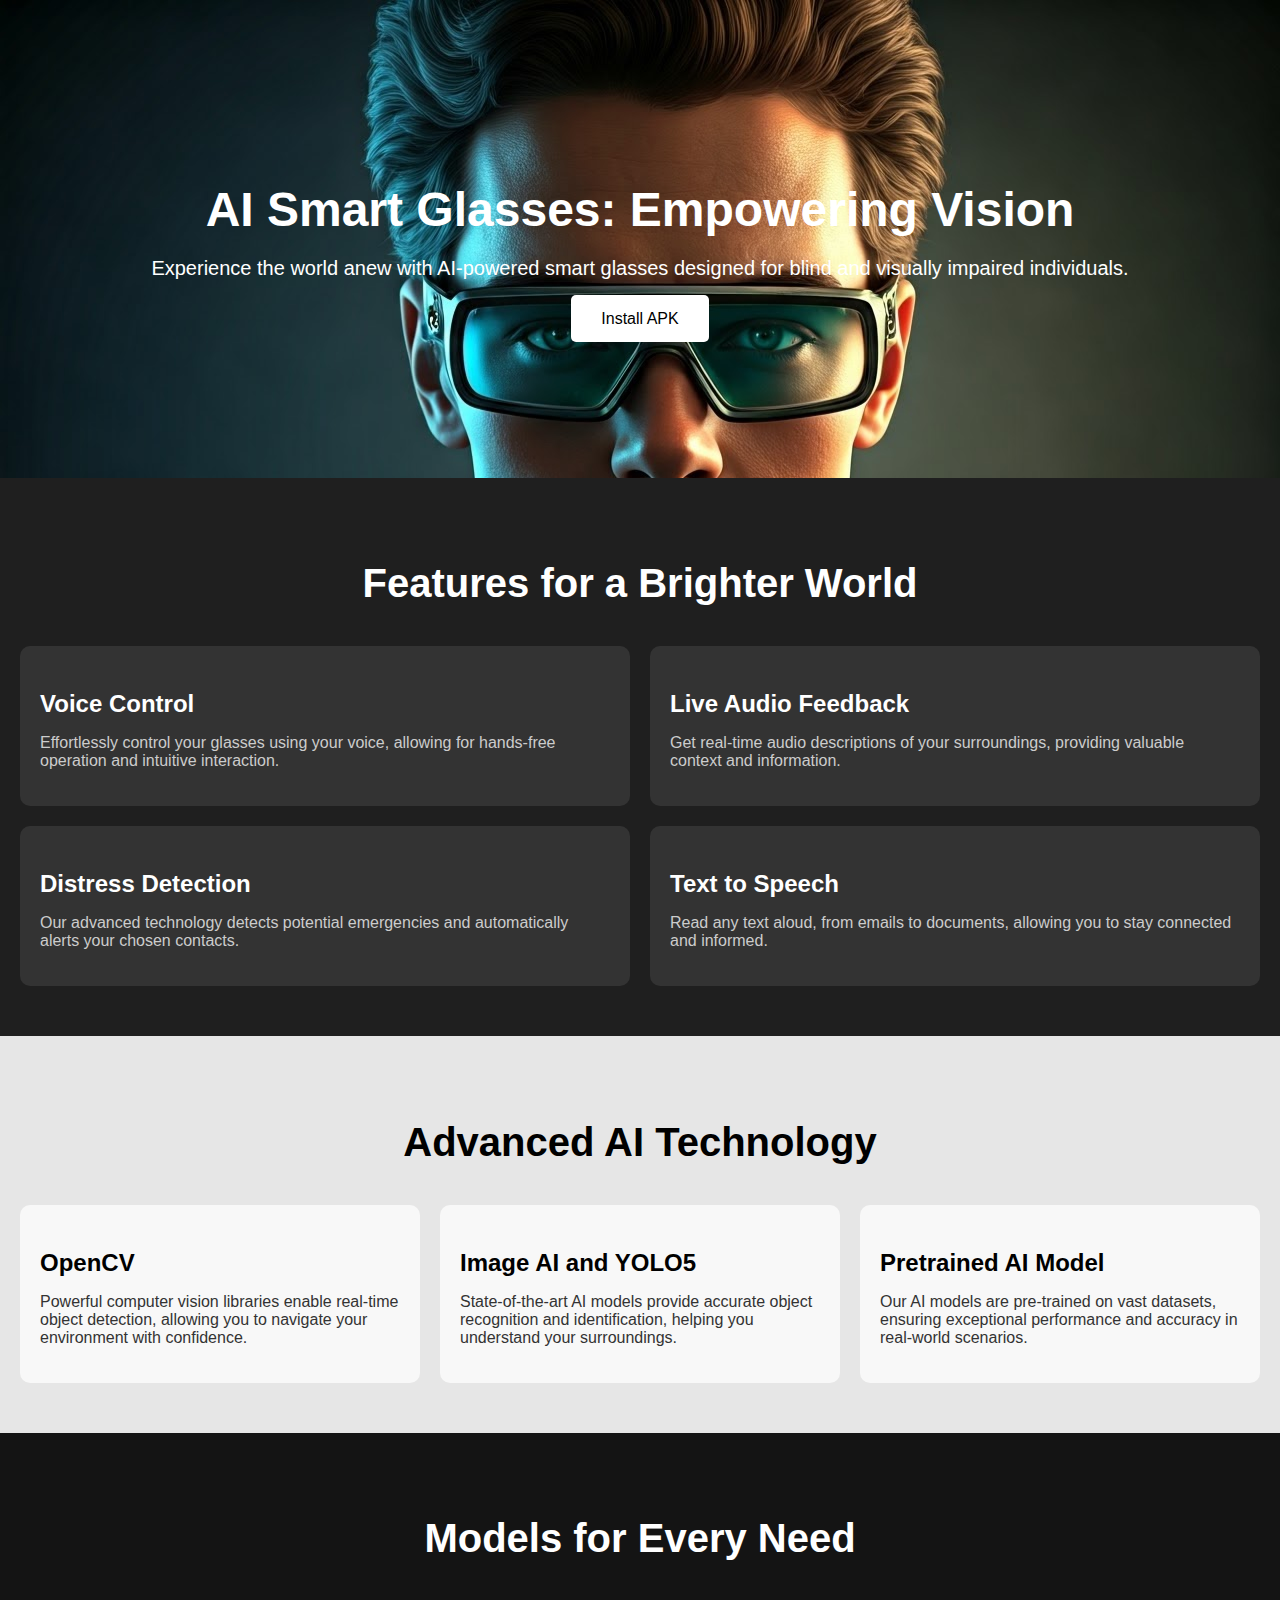
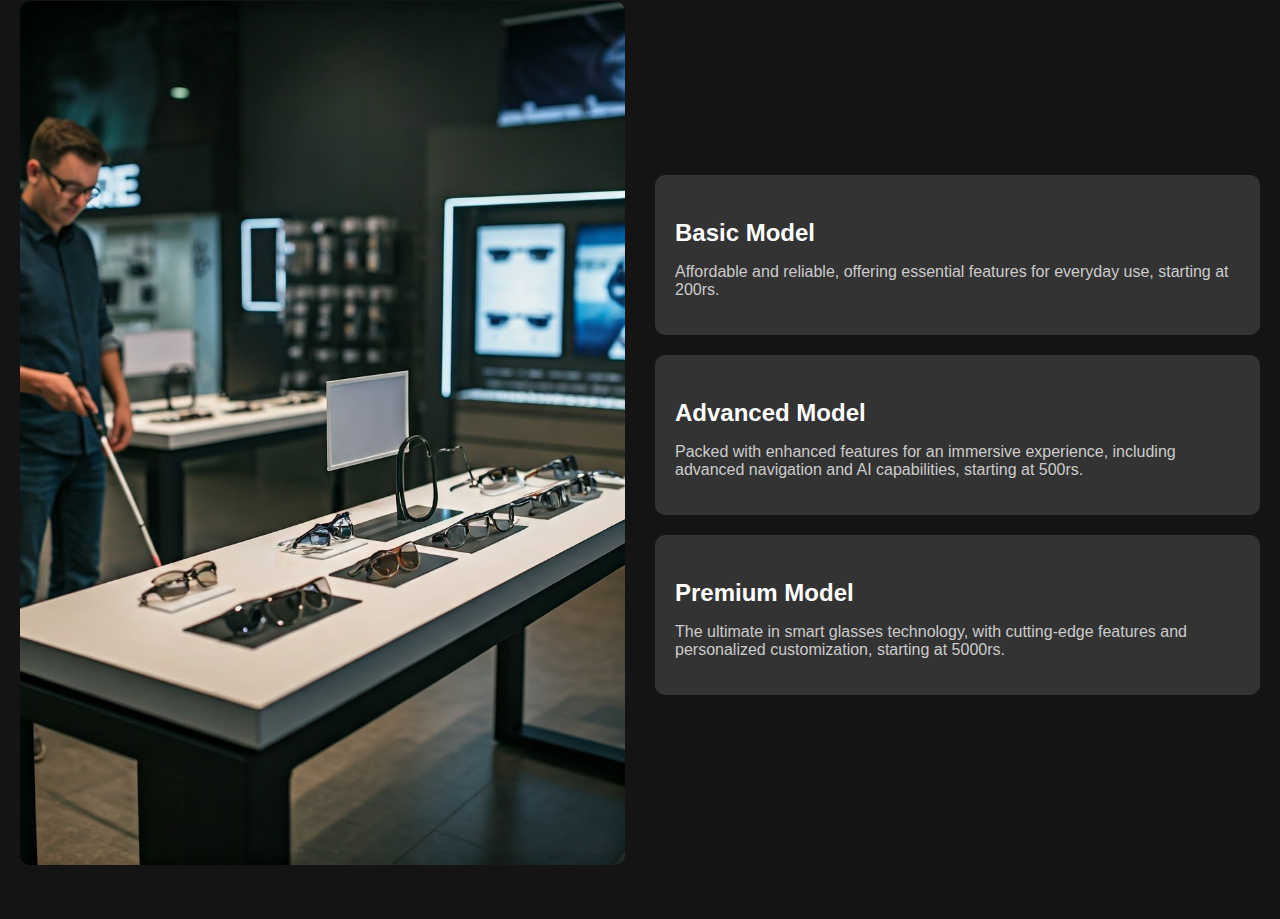
<file: index.html>
<!DOCTYPE html>
<html lang="en">
<head>
    <meta charset="UTF-8">
    <meta name="viewport" content="width=device-width, initial-scale=1.0">
    <title>AI Smart Glasses</title>
    <link rel="stylesheet" href="style.css">
</head>
<body>
    <!-- Hero Section -->
    <header class="hero-section">
        <div class="hero-content">
            <h1>AI Smart Glasses: Empowering Vision</h1>
            <p>Experience the world anew with AI-powered smart glasses designed for blind and visually impaired individuals.</p>
            <a href="google-cardboard-template.pdf" download class="btn-primary">Install APK</a>
        </div>
    </header>

    <!-- Features Section -->
    <section class="features">
        <h2>Features for a Brighter World</h2>
        <div class="features-grid">
            <div class="feature-box">
                <h3>Voice Control</h3>
                <p>Effortlessly control your glasses using your voice, allowing for hands-free operation and intuitive interaction.</p>
            </div>
            <div class="feature-box">
                <h3>Live Audio Feedback</h3>
                <p>Get real-time audio descriptions of your surroundings, providing valuable context and information.</p>
            </div>
            <div class="feature-box">
                <h3>Distress Detection</h3>
                <p>Our advanced technology detects potential emergencies and automatically alerts your chosen contacts.</p>
            </div>
            <div class="feature-box">
                <h3>Text to Speech</h3>
                <p>Read any text aloud, from emails to documents, allowing you to stay connected and informed.</p>
            </div>
        </div>
    </section>

    <!-- Advanced AI Technology Section -->
    <section class="ai-technology">
        <h2>Advanced AI Technology</h2>
        <div class="ai-grid">
            <div class="ai-feature">
                <h3>OpenCV</h3>
                <p>Powerful computer vision libraries enable real-time object detection, allowing you to navigate your environment with confidence.</p>
            </div>
            <div class="ai-feature">
                <h3>Image AI and YOLO5</h3>
                <p>State-of-the-art AI models provide accurate object recognition and identification, helping you understand your surroundings.</p>
            </div>
            <div class="ai-feature">
                <h3>Pretrained AI Model</h3>
                <p>Our AI models are pre-trained on vast datasets, ensuring exceptional performance and accuracy in real-world scenarios.</p>
            </div>
        </div>
    </section>

    <!-- Models for Every Need Section -->
    <section class="models">
        <h2>Models for Every Need</h2>
        <div class="models-container">
            <div class="model-image">
                <img src="2.png" alt="Smart Glasses Display">
            </div>
            <div class="model-info">
                <div class="model-box">
                    <h3>Basic Model</h3>
                    <p>Affordable and reliable, offering essential features for everyday use, starting at 200rs.</p>
                </div>
                <div class="model-box">
                    <h3>Advanced Model</h3>
                    <p>Packed with enhanced features for an immersive experience, including advanced navigation and AI capabilities, starting at 500rs.</p>
                </div>
                <div class="model-box">
                    <h3>Premium Model</h3>
                    <p>The ultimate in smart glasses technology, with cutting-edge features and personalized customization, starting at 5000rs.</p>
                </div>
            </div>
        </div>
    </section>
</body>
</html>
</file>
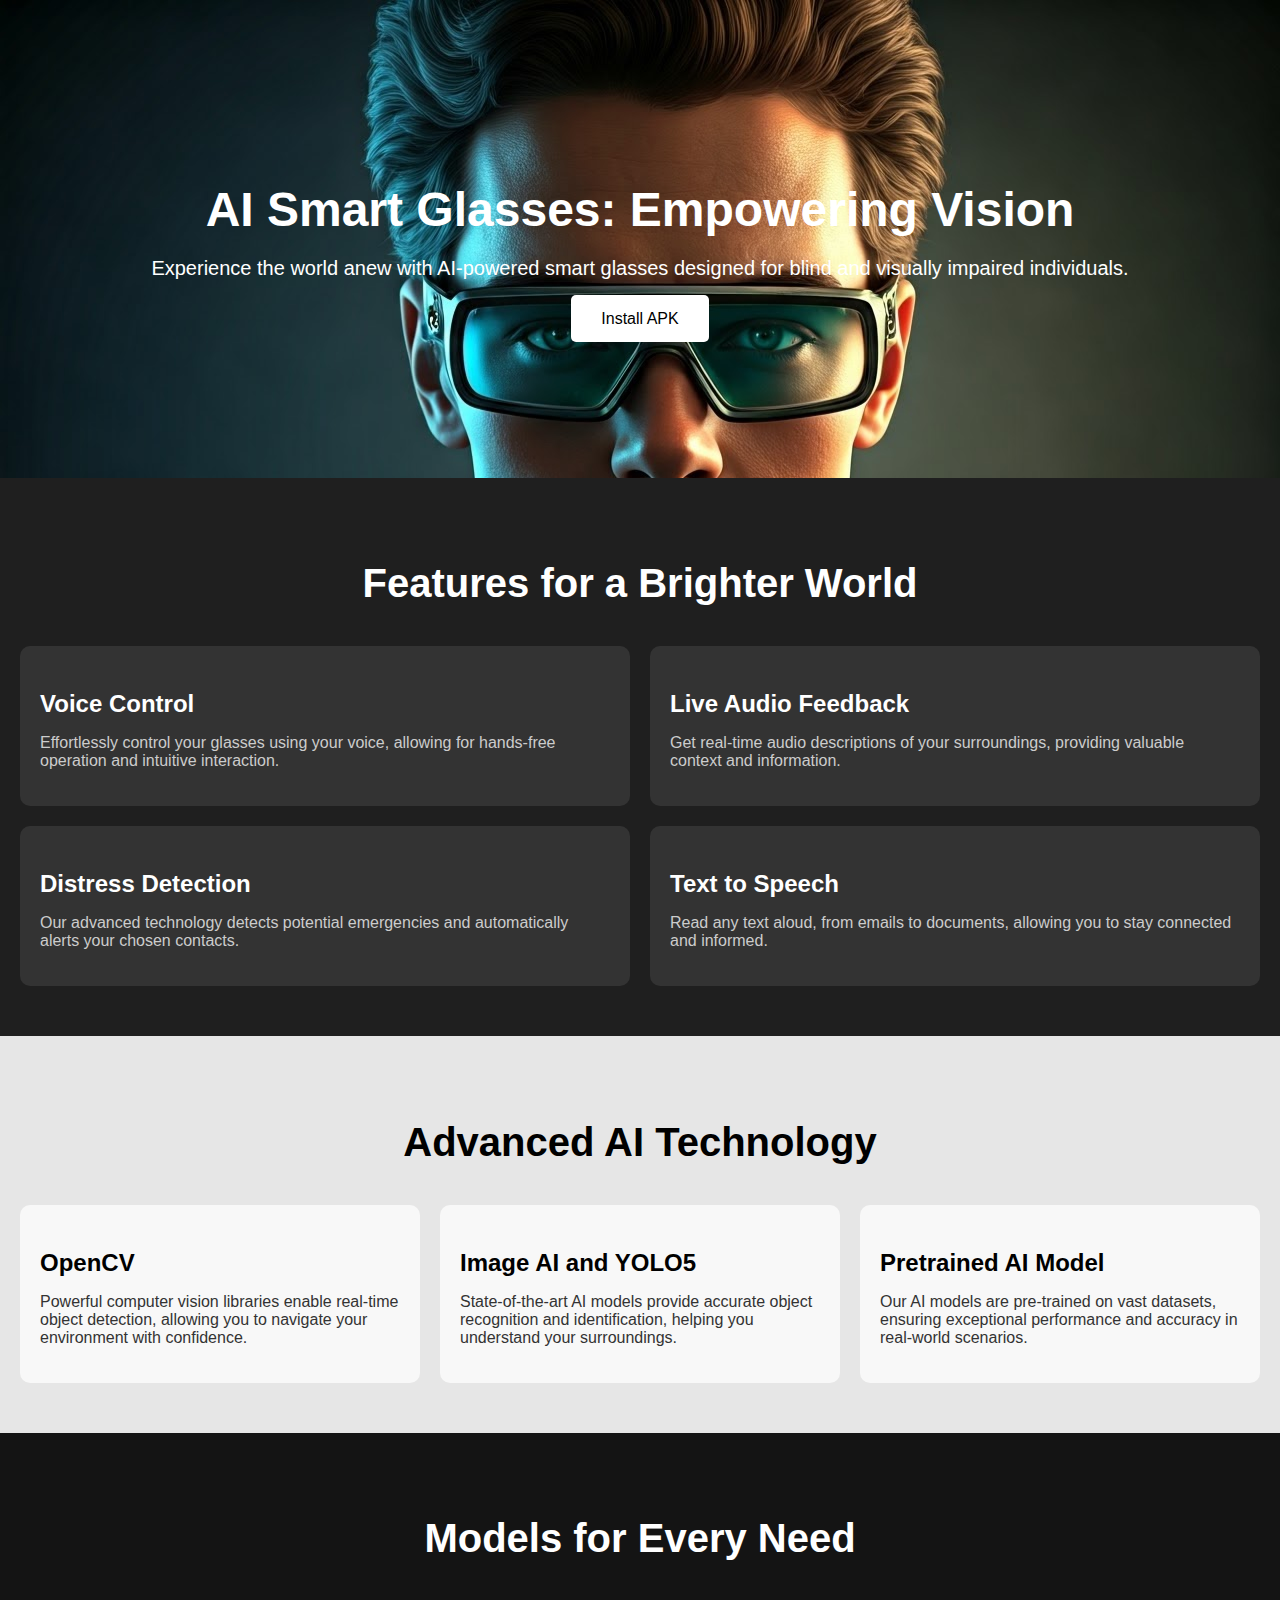
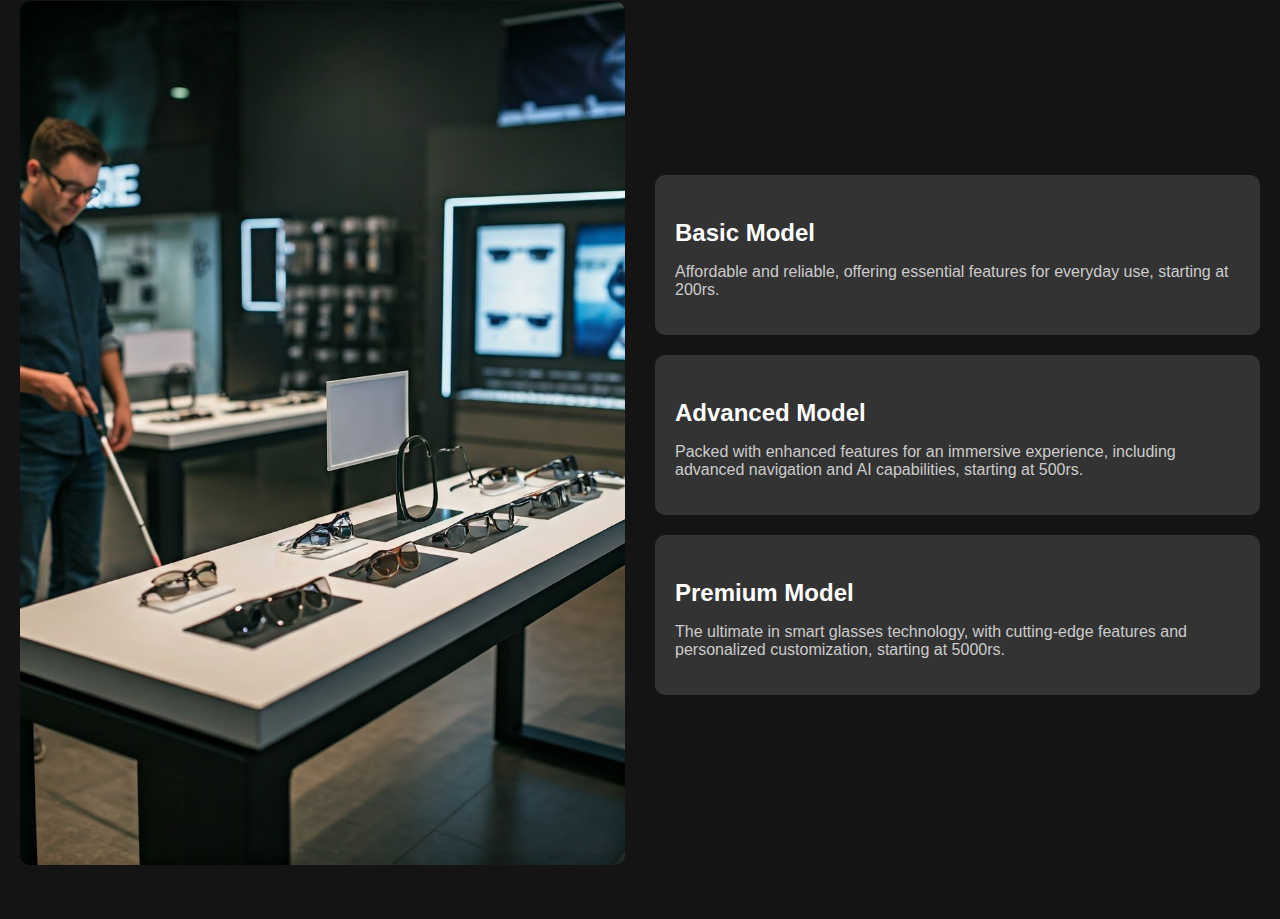
<file: main.html>
<!DOCTYPE html>
<html lang="en">
<head>
    <meta charset="UTF-8">
    <meta name="viewport" content="width=device-width, initial-scale=1.0">
    <title>AI Smart Glasses</title>
    <link rel="stylesheet" href="style.css">
</head>
<body>
    <!-- Hero Section -->
    <header class="hero-section">
        <div class="hero-content">
            <h1>AI Smart Glasses: Empowering Vision</h1>
            <p>Experience the world anew with AI-powered smart glasses designed for blind and visually impaired individuals.</p>
            <a href="C:\Users\vkpvk\OneDrive\Desktop\google-cardboard-template.pdf" download class="btn-primary">Install APK</a>
        </div>
    </header>

    <!-- Features Section -->
    <section class="features">
        <h2>Features for a Brighter World</h2>
        <div class="features-grid">
            <div class="feature-box">
                <h3>Voice Control</h3>
                <p>Effortlessly control your glasses using your voice, allowing for hands-free operation and intuitive interaction.</p>
            </div>
            <div class="feature-box">
                <h3>Live Audio Feedback</h3>
                <p>Get real-time audio descriptions of your surroundings, providing valuable context and information.</p>
            </div>
            <div class="feature-box">
                <h3>Distress Detection</h3>
                <p>Our advanced technology detects potential emergencies and automatically alerts your chosen contacts.</p>
            </div>
            <div class="feature-box">
                <h3>Text to Speech</h3>
                <p>Read any text aloud, from emails to documents, allowing you to stay connected and informed.</p>
            </div>
        </div>
    </section>

    <!-- Advanced AI Technology Section -->
    <section class="ai-technology">
        <h2>Advanced AI Technology</h2>
        <div class="ai-grid">
            <div class="ai-feature">
                <h3>OpenCV</h3>
                <p>Powerful computer vision libraries enable real-time object detection, allowing you to navigate your environment with confidence.</p>
            </div>
            <div class="ai-feature">
                <h3>Image AI and YOLO5</h3>
                <p>State-of-the-art AI models provide accurate object recognition and identification, helping you understand your surroundings.</p>
            </div>
            <div class="ai-feature">
                <h3>Pretrained AI Model</h3>
                <p>Our AI models are pre-trained on vast datasets, ensuring exceptional performance and accuracy in real-world scenarios.</p>
            </div>
        </div>
    </section>

    <!-- Models for Every Need Section -->
    <section class="models">
        <h2>Models for Every Need</h2>
        <div class="models-container">
            <div class="model-image">
                <img src="2.png" alt="Smart Glasses Display">
            </div>
            <div class="model-info">
                <div class="model-box">
                    <h3>Basic Model</h3>
                    <p>Affordable and reliable, offering essential features for everyday use, starting at 200rs.</p>
                </div>
                <div class="model-box">
                    <h3>Advanced Model</h3>
                    <p>Packed with enhanced features for an immersive experience, including advanced navigation and AI capabilities, starting at 500rs.</p>
                </div>
                <div class="model-box">
                    <h3>Premium Model</h3>
                    <p>The ultimate in smart glasses technology, with cutting-edge features and personalized customization, starting at 5000rs.</p>
                </div>
            </div>
        </div>
    </section>
</body>
</html>
</file>
<file: style.css>
/* Global Styles */
body {
    font-family: Arial, sans-serif;
    margin: 0;
    padding: 0;
    background-color: #141414;
    color: #fff;
}

/* Hero Section */
.hero-section {
    background-color: #000;
    background-image: url('1.png'); /* Update with the actual image path */
    background-size: cover;
    padding: 150px 20px;
    text-align: center;
    color: #fff;
}

.hero-content h1 {
    font-size: 3rem;
    margin-bottom: 20px;
}

.hero-content p {
    font-size: 1.25rem;
    margin-bottom: 30px;
}

.btn-primary {
    background-color: #fff;
    color: #000;
    padding: 15px 30px;
    text-decoration: none;
    font-size: 1rem;
    border-radius: 5px;
}

.btn-primary:hover {
    background-color: #ccc;
}

/* Features Section */
.features {
    background-color: #1f1f1f;
    padding: 50px 20px;
    text-align: center;
}

.features h2 {
    font-size: 2.5rem;
    margin-bottom: 40px;
}

.features-grid {
    display: grid;
    grid-template-columns: repeat(2, 1fr);
    gap: 20px;
}

.feature-box {
    background-color: #333;
    padding: 20px;
    border-radius: 10px;
    text-align: left;
}

.feature-box h3 {
    font-size: 1.5rem;
    margin-bottom: 10px;
}

.feature-box p {
    font-size: 1rem;
    color: #ccc;
}

/* Advanced AI Technology Section */
.ai-technology {
    background-color: #e6e6e6;
    color: #000;
    padding: 50px 20px;
    text-align: center;
}

.ai-technology h2 {
    font-size: 2.5rem;
    margin-bottom: 40px;
}

.ai-grid {
    display: grid;
    grid-template-columns: repeat(3, 1fr);
    gap: 20px;
}

.ai-feature {
    background-color: #f8f8f8;
    padding: 20px;
    border-radius: 10px;
    text-align: left;
}

.ai-feature h3 {
    font-size: 1.5rem;
    margin-bottom: 10px;
}

.ai-feature p {
    font-size: 1rem;
    color: #333;
}

/* Models for Every Need Section */
/* Models for Every Need Section */
.models {
    background-color: #141414;
    padding: 50px 20px;
    color: #fff;
    text-align: center;
}

.models h2 {
    font-size: 2.5rem;
    margin-bottom: 40px;
}

.models-container {
    display: flex;
    flex-wrap: wrap;
    gap: 30px;
    justify-content: center;
    align-items: center;
}

/* Image Section */
.model-image {
    flex: 1;
    min-width: 300px; /* Ensures the image does not get too small on smaller screens */
}

.model-image img {
    max-width: 100%;
    height: auto;
    border-radius: 10px;
}

/* Model Information Section */
.model-info {
    flex: 1;
    display: flex;
    flex-direction: column;
    gap: 20px;
    min-width: 300px;
}

.model-box {
    background-color: #333;
    padding: 20px;
    border-radius: 10px;
    text-align: left;
}

.model-box h3 {
    font-size: 1.5rem;
    margin-bottom: 10px;
}

.model-box p {
    font-size: 1rem;
    color: #ccc;
}

/* Responsive Design: Stack content on smaller screens */
@media (max-width: 768px) {
    .models-container {
        flex-direction: column;
    }

    .model-image, .model-info {
        min-width: 100%;
    }
}
</file>
